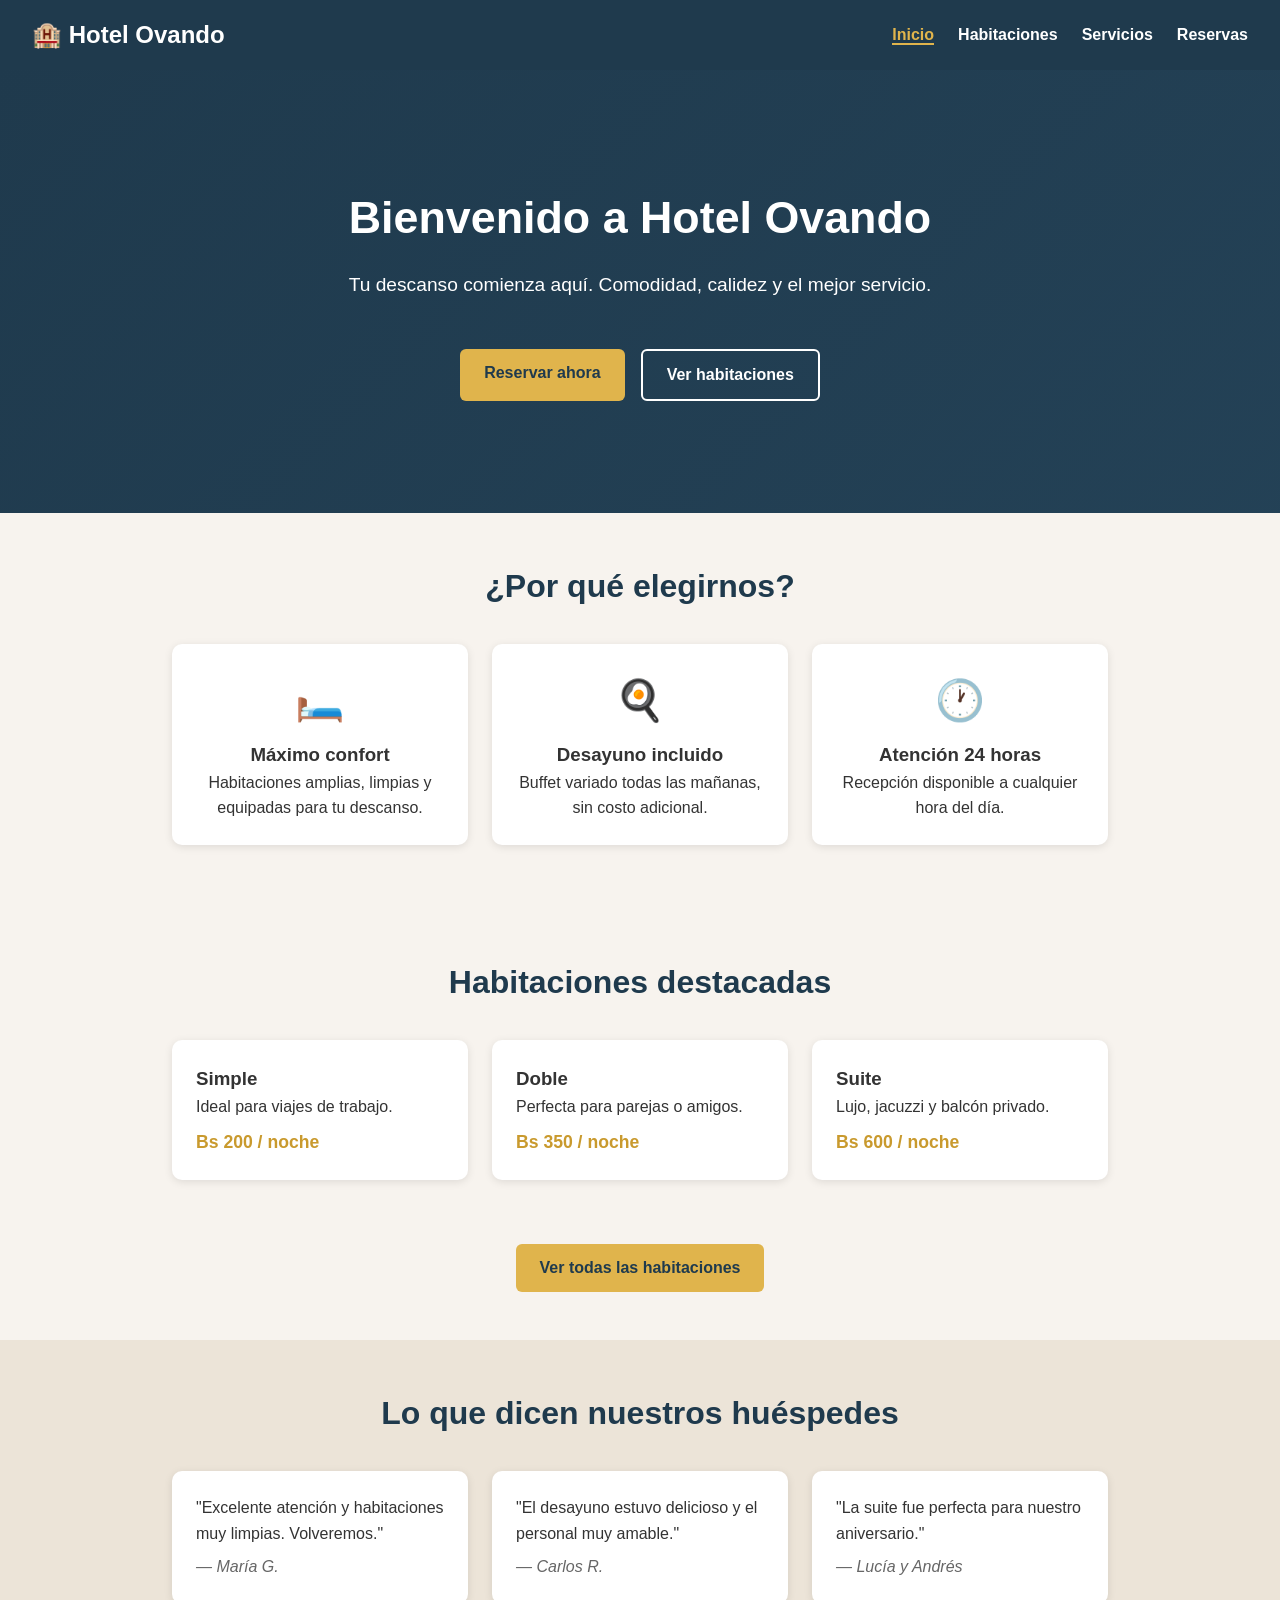
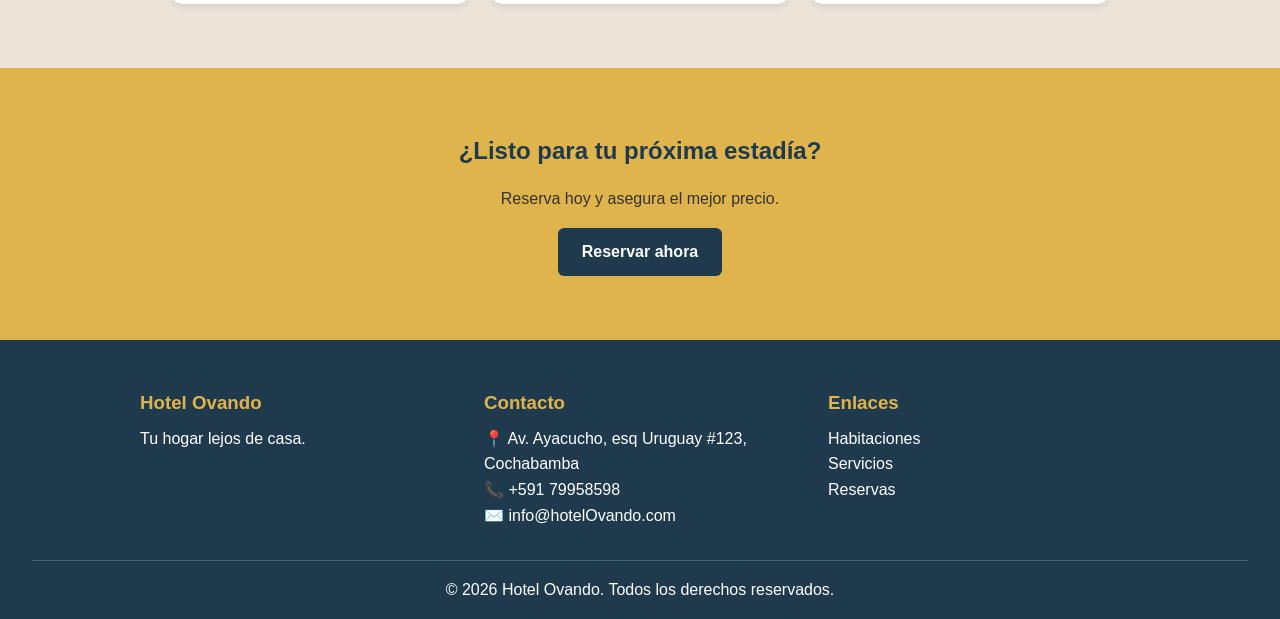
<file: index.html>
<!DOCTYPE html>
<html lang="es">
<head>
    <meta charset="UTF-8">
    <meta name="viewport" content="width=device-width, initial-scale=1.0">
    <meta name="description" content="Hotel Ovando: habitaciones cómodas, desayuno incluido, piscina y atención las 24 horas. Reserva en línea.">
    <title>Hotel Ovando | Inicio</title>
    <link rel="stylesheet" href="css/estilos.css">
</head>
<body>
    <header class="encabezado">
        <h1 class="logo">🏨 Hotel Ovando</h1>
        <button id="btnMenu" class="btn-menu" aria-label="Abrir menú">☰</button>
        <nav id="menu" class="menu">
        <ul>
            <li><a href="index.html" class="activo">Inicio</a></li>
            <li><a href="paginas/habitaciones.html">Habitaciones</a></li>
            <li><a href="paginas/servicios.html">Servicios</a></li>
            <li><a href="paginas/reservas.html">Reservas</a></li>
        </ul>
        </nav>
    </header>

    <main>
        <section id="inicio" class="portada">
        <h2>Bienvenido a Hotel Ovando</h2>
        <p>Tu descanso comienza aquí. Comodidad, calidez y el mejor servicio.</p>
        <div class="botones-portada">
            <a href="paginas/reservas.html" class="boton">Reservar ahora</a>
            <a href="paginas/habitaciones.html" class="boton boton-secundario">Ver habitaciones</a>
        </div>
        </section>

        <section class="contenedor" id="ventajas">
        <h2 class="titulo-seccion">¿Por qué elegirnos?</h2>
        <div class="grid">
            <article class="tarjeta centrada">
            <span class="icono">🛏️</span>
            <h3>Máximo confort</h3>
            <p>Habitaciones amplias, limpias y equipadas para tu descanso.</p>
            </article>
            <article class="tarjeta centrada">
            <span class="icono">🍳</span>
            <h3>Desayuno incluido</h3>
            <p>Buffet variado todas las mañanas, sin costo adicional.</p>
            </article>
            <article class="tarjeta centrada">
            <span class="icono">🕐</span>
            <h3>Atención 24 horas</h3>
            <p>Recepción disponible a cualquier hora del día.</p>
            </article>
        </div>
        </section>

        <section class="contenedor" id="destacadas">
        <h2 class="titulo-seccion">Habitaciones destacadas</h2>
        <div class="grid">
            <article class="tarjeta">
            <h3>Simple</h3>
            <p>Ideal para viajes de trabajo.</p>
            <p class="precio">Bs 200 / noche</p>
            </article>
            <article class="tarjeta">
            <h3>Doble</h3>
            <p>Perfecta para parejas o amigos.</p>
            <p class="precio">Bs 350 / noche</p>
            </article>
            <article class="tarjeta">
            <h3>Suite</h3>
            <p>Lujo, jacuzzi y balcón privado.</p>
            <p class="precio">Bs 600 / noche</p>
            </article>
        </div>
        <p class="centro"><a href="paginas/habitaciones.html" class="boton">Ver todas las habitaciones</a></p>
        </section>

        <section class="fondo-claro" id="testimonios">
        <div class="contenedor">
            <h2 class="titulo-seccion">Lo que dicen nuestros huéspedes</h2>
            <div class="grid">
            <blockquote class="tarjeta">
                <p>"Excelente atención y habitaciones muy limpias. Volveremos."</p>
                <footer>— María G.</footer>
            </blockquote>
            <blockquote class="tarjeta">
                <p>"El desayuno estuvo delicioso y el personal muy amable."</p>
                <footer>— Carlos R.</footer>
            </blockquote>
            <blockquote class="tarjeta">
                <p>"La suite fue perfecta para nuestro aniversario."</p>
                <footer>— Lucía y Andrés</footer>
            </blockquote>
            </div>
        </div>
        </section>

        <section class="cta">
        <h2>¿Listo para tu próxima estadía?</h2>
        <p>Reserva hoy y asegura el mejor precio.</p>
        <a href="paginas/reservas.html" class="boton">Reservar ahora</a>
        </section>
    </main>

<footer class="pie">
    <div class="pie-grid">
    <div>
        <h3>Hotel Ovando</h3>
        <p>Tu hogar lejos de casa.</p>
    </div>
    <div>
        <h3>Contacto</h3>
        <p>📍 Av. Ayacucho, esq Uruguay #123, Cochabamba</p>
        <p>📞 +591 79958598</p>
        <p>✉️ info@hotelOvando.com</p>
    </div>
    <div>
        <h3>Enlaces</h3>
        <p><a href="paginas/habitaciones.html">Habitaciones</a></p>
        <p><a href="paginas/servicios.html">Servicios</a></p>
        <p><a href="paginas/reservas.html">Reservas</a></p>
    </div>
    </div>
    <p class="copy">&copy; 2026 Hotel Ovando. Todos los derechos reservados.</p>
</footer>

    <script src="js/script.js"></script>
</body>
</html>
</file>
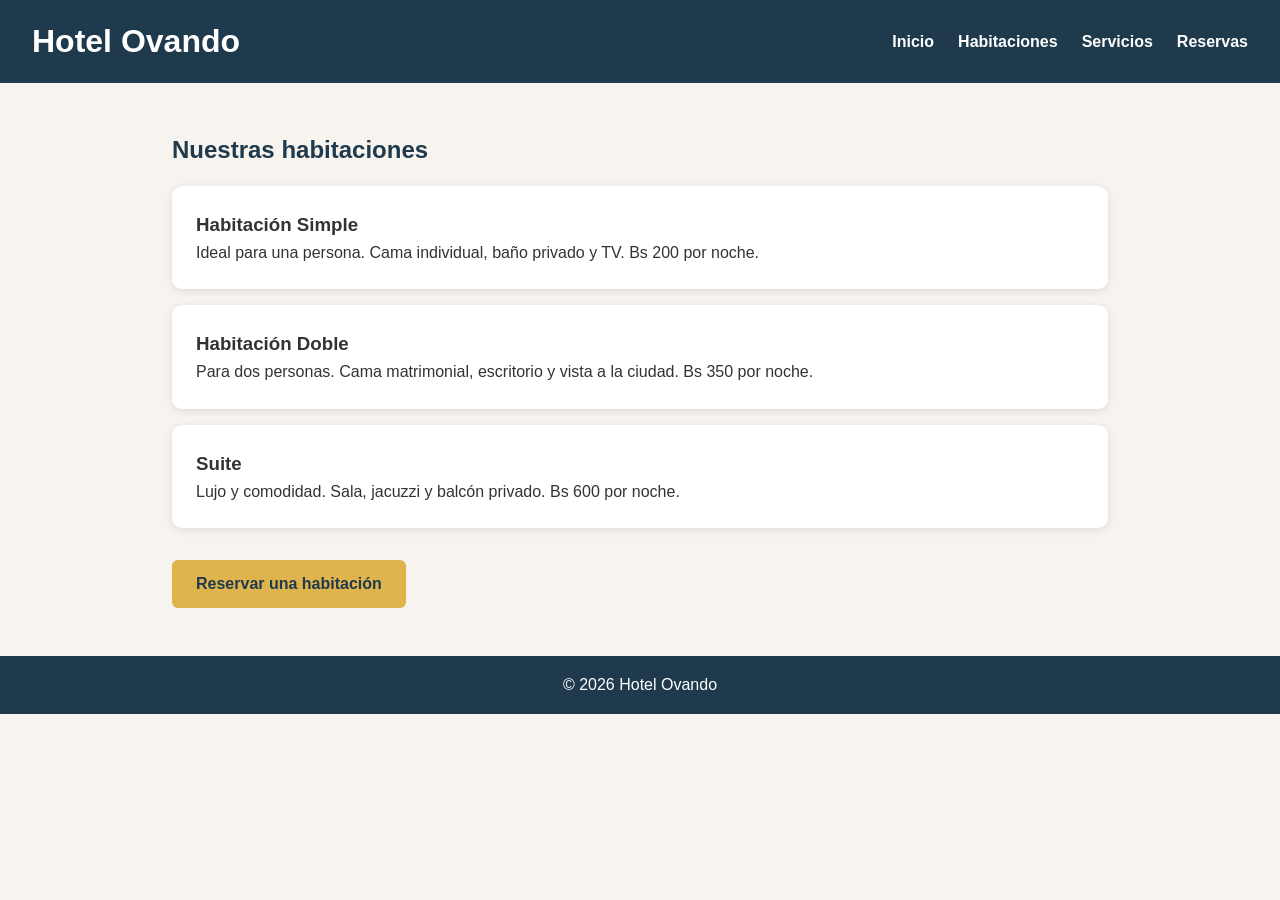
<file: paginas/habitaciones.html>
<!DOCTYPE html>
<html lang="es">
<head>
    <meta charset="UTF-8">
    <meta name="viewport" content="width=device-width, initial-scale=1.0">
    <title>Habitaciones - Hotel Ovando</title>
    <link rel="stylesheet" href="../css/estilos.css">
</head>
<body>
    <header>
        <h1>Hotel Ovando</h1>
        <nav>
        <ul>
            <li><a href="../index.html">Inicio</a></li>
            <li><a href="habitaciones.html">Habitaciones</a></li>
            <li><a href="servicios.html">Servicios</a></li>
            <li><a href="reservas.html">Reservas</a></li>
        </ul>
        </nav>
    </header>

    <main>
        <section id="habitaciones">
        <h2>Nuestras habitaciones</h2>
        <div class="tarjeta">
            <h3>Habitación Simple</h3>
            <p>Ideal para una persona. Cama individual, baño privado y TV. Bs 200 por noche.</p>
        </div>
        <div class="tarjeta">
            <h3>Habitación Doble</h3>
            <p>Para dos personas. Cama matrimonial, escritorio y vista a la ciudad. Bs 350 por noche.</p>
        </div>
        <div class="tarjeta">
            <h3>Suite</h3>
            <p>Lujo y comodidad. Sala, jacuzzi y balcón privado. Bs 600 por noche.</p>
        </div>
        <a href="reservas.html" class="boton">Reservar una habitación</a>
        </section>
    </main>

<footer><p>&copy; 2026 Hotel Ovando</p></footer>
<script src="../js/script.js"></script>
</body>
</html>
</file>
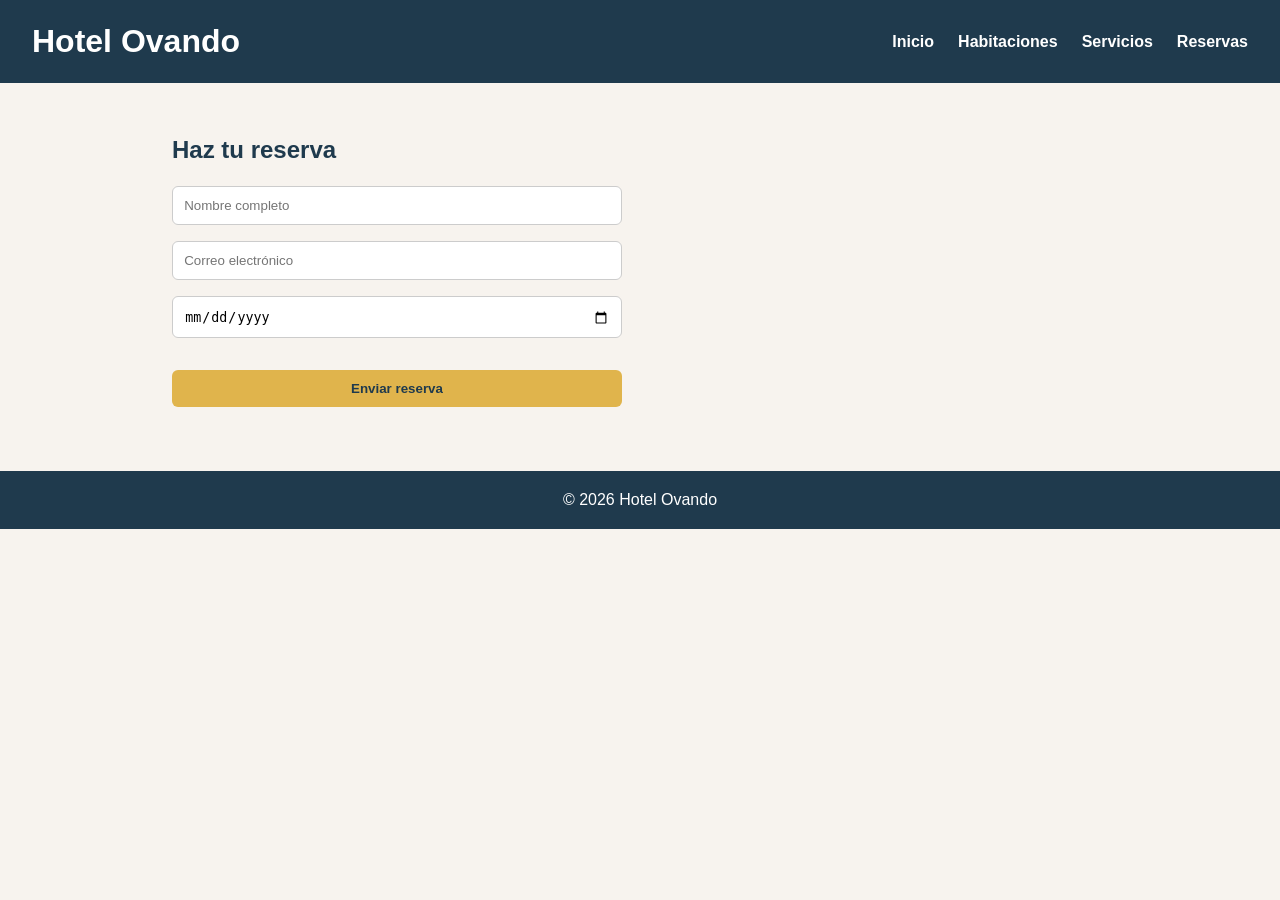
<file: paginas/reservas.html>
<!DOCTYPE html>
<html lang="es">
<head>
    <meta charset="UTF-8">
    <meta name="viewport" content="width=device-width, initial-scale=1.0">
    <title>Reservas - Hotel Ovando</title>
    <link rel="stylesheet" href="../css/estilos.css">
</head>
<body>
    <header>
        <h1>Hotel Ovando</h1>
        <nav>
        <ul>
            <li><a href="../index.html">Inicio</a></li>
            <li><a href="habitaciones.html">Habitaciones</a></li>
            <li><a href="servicios.html">Servicios</a></li>
            <li><a href="reservas.html">Reservas</a></li>
        </ul>
        </nav>
    </header>

    <main>
        <section id="reservas">
        <h2>Haz tu reserva</h2>
        <form id="formReserva">
            <input type="text" id="nombre" placeholder="Nombre completo">
            <input type="email" id="correo" placeholder="Correo electrónico">
            <input type="date" id="fecha">
            <button type="submit" class="boton">Enviar reserva</button>
            <p id="mensaje"></p>
        </form>
        </section>
    </main>

<footer><p>&copy; 2026 Hotel Ovando</p></footer>
    <script src="../js/script.js"></script>
</body>
</html>
</file>
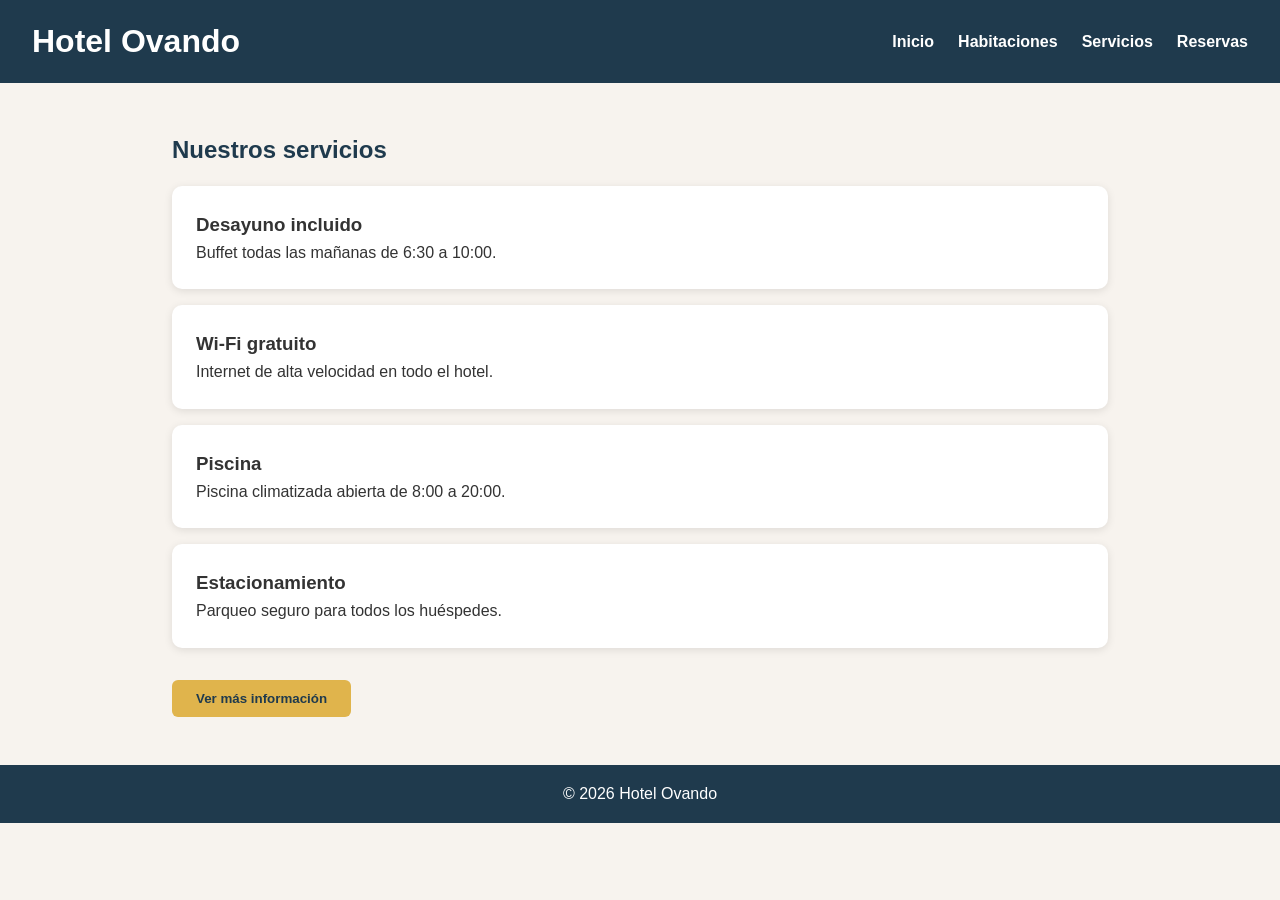
<file: paginas/servicios.html>
<!DOCTYPE html>
<html lang="es">
<head>
    <meta charset="UTF-8">
    <meta name="viewport" content="width=device-width, initial-scale=1.0">
    <title>Servicios - Hotel Ovando</title>
    <link rel="stylesheet" href="../css/estilos.css">
</head>
<body>
    <header>
        <h1>Hotel Ovando</h1>
        <nav>
        <ul>
            <li><a href="../index.html">Inicio</a></li>
            <li><a href="habitaciones.html">Habitaciones</a></li>
            <li><a href="servicios.html">Servicios</a></li>
            <li><a href="reservas.html">Reservas</a></li>
        </ul>
        </nav>
    </header>

    <main>
        <section id="servicios">
        <h2>Nuestros servicios</h2>
        <div class="tarjeta"><h3>Desayuno incluido</h3><p>Buffet todas las mañanas de 6:30 a 10:00.</p></div>
        <div class="tarjeta"><h3>Wi-Fi gratuito</h3><p>Internet de alta velocidad en todo el hotel.</p></div>
        <div class="tarjeta"><h3>Piscina</h3><p>Piscina climatizada abierta de 8:00 a 20:00.</p></div>
        <div class="tarjeta"><h3>Estacionamiento</h3><p>Parqueo seguro para todos los huéspedes.</p></div>

        <button id="btnInfo">Ver más información</button>
        <p id="infoExtra" class="oculto">Atención las 24 horas, servicio a la habitación y traslado al aeropuerto.</p>
        </section>
    </main>

<footer><p>&copy; 2026 Hotel Ovando</p></footer>
    <script src="../js/script.js"></script>
</body>
</html>
</file>
<file: css/estilos.css>
* {
    margin: 0;
    padding: 0;
    box-sizing: border-box;
}

body {
    font-family: 'Segoe UI', Arial, sans-serif;
    color: #333;
    background: #f7f3ee;
    line-height: 1.6;
}

header {
    background: #1f3a4d;
    color: white;
    padding: 1rem 2rem;
    display: flex;
    justify-content: space-between;
    align-items: center;
    flex-wrap: wrap;
}

nav ul {
    list-style: none;
    display: flex;
    gap: 1.5rem;
}

nav a {
    color: white;
    text-decoration: none;
    font-weight: 600;
}

nav a:hover {
    color: #e0b44c;
}

section {
    padding: 3rem 2rem;
    max-width: 1000px;
    margin: auto;
}

h2 {
    color: #1f3a4d;
    margin-bottom: 1rem;
}

.boton,
button {
    background: #e0b44c;
    color: #1f3a4d;
    border: none;
    padding: 0.7rem 1.5rem;
    border-radius: 6px;
    font-weight: bold;
    cursor: pointer;
    text-decoration: none;
    display: inline-block;
    margin-top: 1rem;
}

.boton:hover,
button:hover {
    background: #c99a2e;
}

.tarjeta {
    background: white;
    padding: 1.5rem;
    border-radius: 10px;
    margin-bottom: 1rem;
    box-shadow: 0 2px 8px rgba(0, 0, 0, .1);
}

form {
    display: flex;
    flex-direction: column;
    gap: 1rem;
    max-width: 450px;
}

input {
    padding: 0.7rem;
    border: 1px solid #ccc;
    border-radius: 6px;
}

.oculto {
    display: none;
}

#mensaje {
    font-weight: bold;
}

footer {
    background: #1f3a4d;
    color: white;
    text-align: center;
    padding: 1rem;
}
.encabezado {
    position: sticky;
    top: 0;
    z-index: 100;
}

.logo {
    font-size: 1.5rem;
}

.menu a.activo {
    color: #e0b44c;
    border-bottom: 2px solid #e0b44c;
}

.btn-menu {
    display: none;
    background: transparent;
    color: white;
    font-size: 1.8rem;
    margin: 0;
    padding: 0 .5rem;
}

.portada {
    background: linear-gradient(rgba(31, 58, 77, .85), rgba(31, 58, 77, .85)),
                linear-gradient(135deg, #1f3a4d, #3d6b8a);
    color: white;
    text-align: center;
    max-width: 100%;
    padding: 7rem 2rem;
}

.portada h2 {
    color: white;
    font-size: 2.8rem;
}

.portada p {
    font-size: 1.2rem;
    margin: 1rem 0 2rem;
}

.botones-portada {
    display: flex;
    gap: 1rem;
    justify-content: center;
    flex-wrap: wrap;
}

.boton-secundario {
    background: transparent;
    color: white;
    border: 2px solid white;
}

.boton-secundario:hover {
    background: white;
    color: #1f3a4d;
}

.contenedor {
    max-width: 1000px;
    margin: auto;
    padding: 3rem 2rem;
}

.titulo-seccion {
    text-align: center;
    margin-bottom: 2rem;
    font-size: 2rem;
}

.grid {
    display: grid;
    grid-template-columns: repeat(auto-fit, minmax(250px, 1fr));
    gap: 1.5rem;
}

.centrada {
    text-align: center;
}

.icono {
    font-size: 2.5rem;
    display: block;
    margin-bottom: .5rem;
}

.precio {
    color: #c99a2e;
    font-weight: bold;
    font-size: 1.1rem;
    margin-top: .5rem;
}

.centro {
    text-align: center;
    margin-top: 2rem;
}

.fondo-claro {
    background: #ece4d8;
    max-width: 100%;
    padding: 0;
}

.tarjeta {
    transition: transform .3s, box-shadow .3s;
}

.tarjeta:hover {
    transform: translateY(-6px);
    box-shadow: 0 8px 20px rgba(0, 0, 0, .15);
}

blockquote.tarjeta footer {
    background: none;
    color: #666;
    text-align: left;
    padding: .5rem 0 0;
    font-style: italic;
}

.cta {
    background: #e0b44c;
    text-align: center;
    max-width: 100%;
    padding: 4rem 2rem;
}

.cta h2 {
    color: #1f3a4d;
}

.cta .boton {
    background: #1f3a4d;
    color: white;
}

.pie {
    background: #1f3a4d;
    color: white;
    padding: 3rem 2rem 1rem;
    text-align: left;
}

.pie-grid {
    max-width: 1000px;
    margin: auto;
    display: grid;
    grid-template-columns: repeat(auto-fit, minmax(220px, 1fr));
    gap: 2rem;
}

.pie h3 {
    color: #e0b44c;
    margin-bottom: .5rem;
}

.pie a {
    color: white;
    text-decoration: none;
}

.pie a:hover {
    color: #e0b44c;
}

.copy {
    text-align: center;
    margin-top: 2rem;
    border-top: 1px solid rgba(255, 255, 255, .2);
    padding-top: 1rem;
}

@media (max-width: 700px) {
    .btn-menu {
        display: block;
    }

    .menu {
        display: none;
        width: 100%;
    }

    .menu.abierto {
        display: block;
    }

    .menu ul {
        flex-direction: column;
        gap: .8rem;
        padding: 1rem 0;
    }

    .portada h2 {
        font-size: 2rem;
    }
}
</file>
